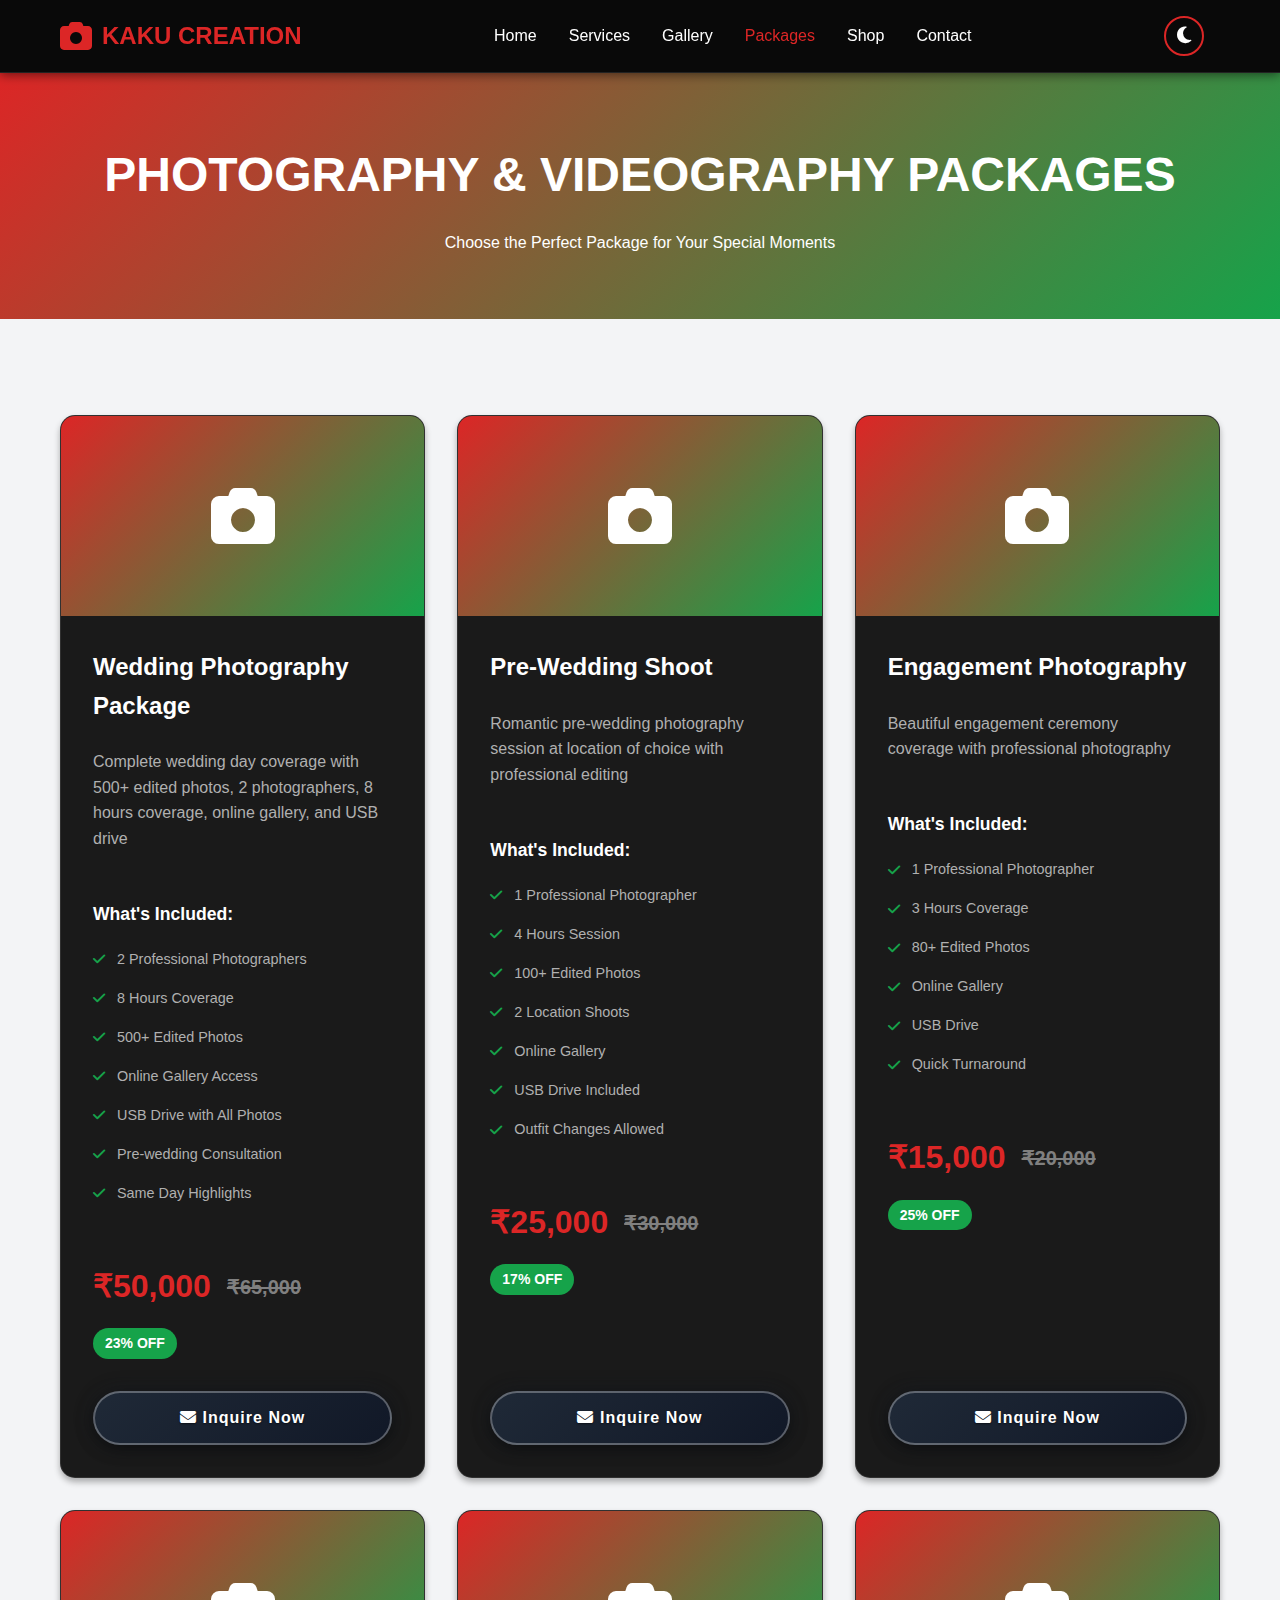
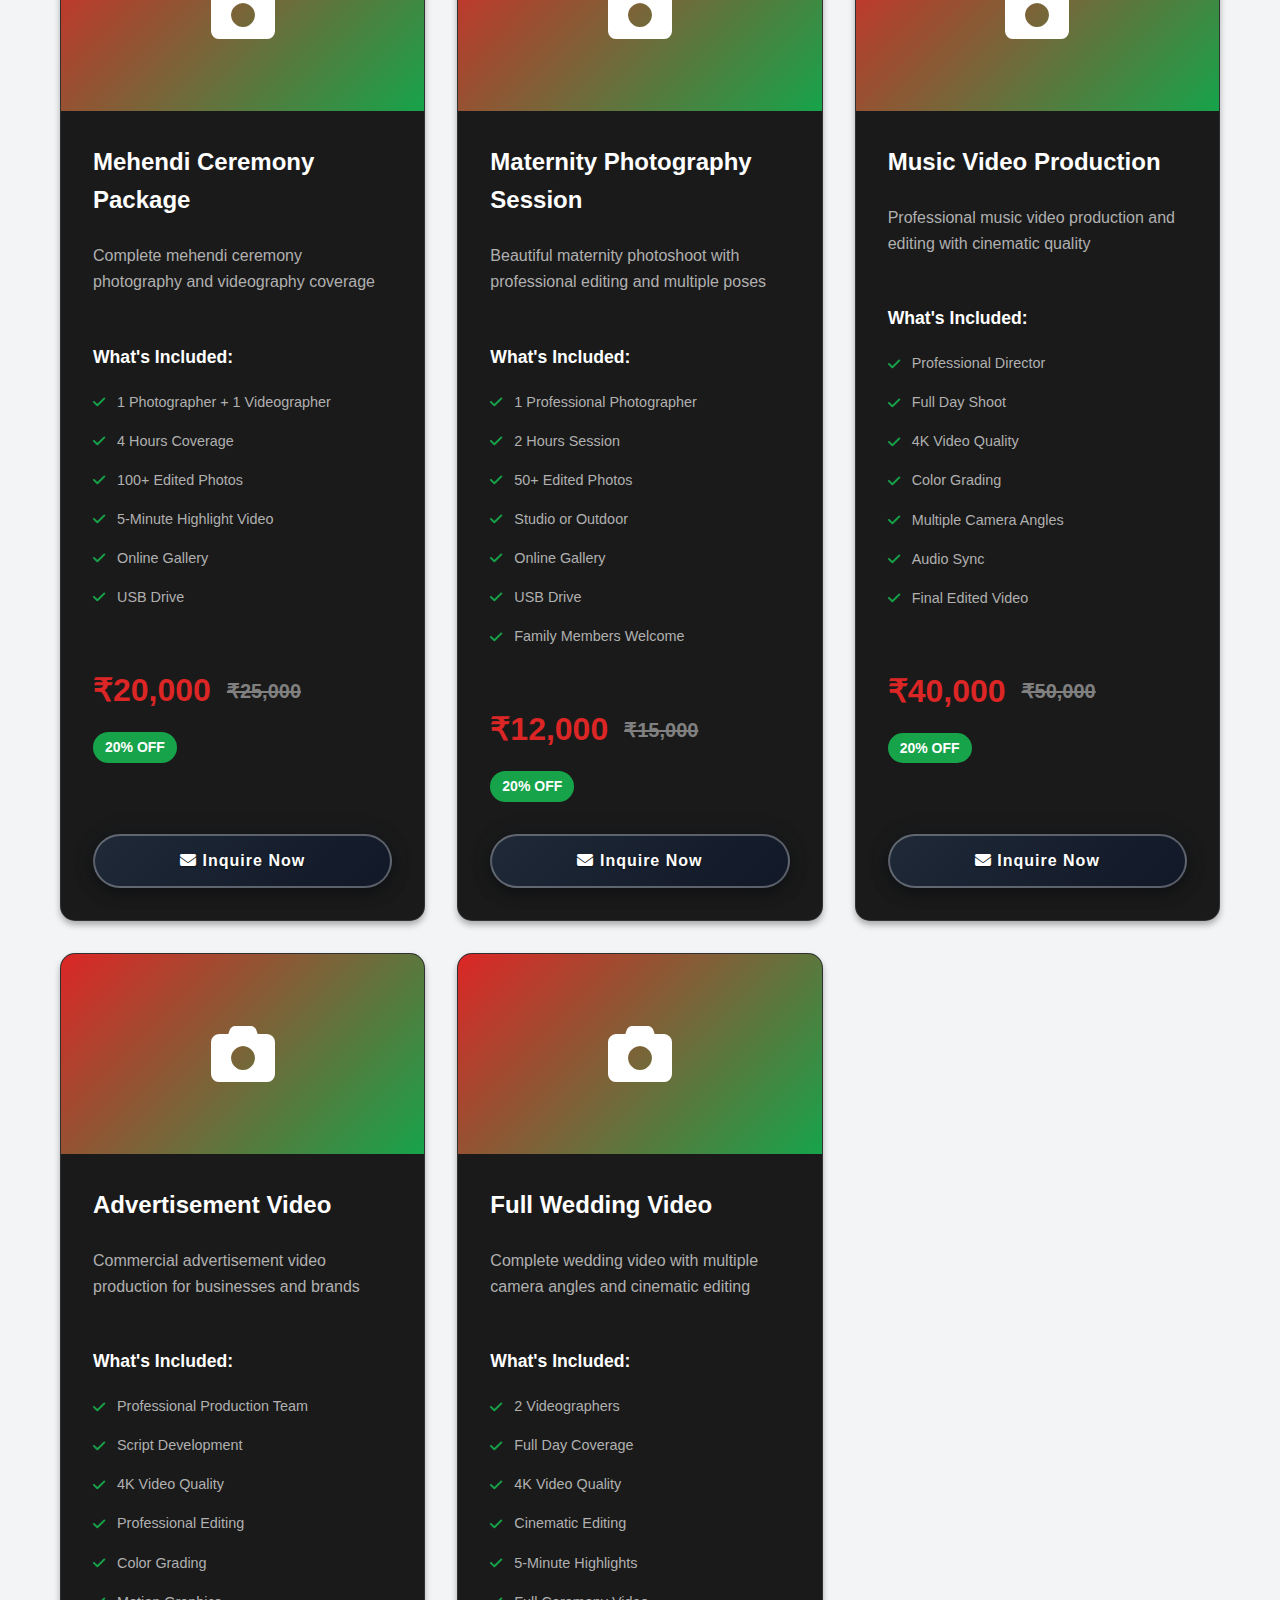
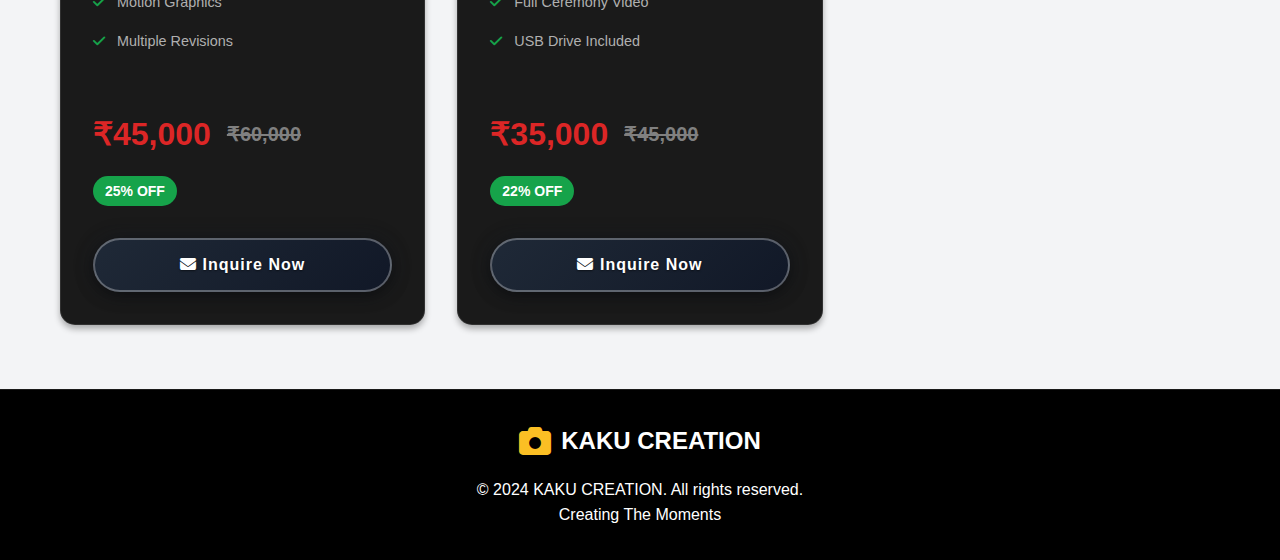
<file: packages.html>
<!DOCTYPE html>
<html lang="en">
<head>
    <meta charset="UTF-8">
    <meta name="viewport" content="width=device-width, initial-scale=1.0">
    <title>Packages - KAKU CREATION</title>
    <link rel="stylesheet" href="styles.css">
    <link rel="stylesheet" href="https://cdnjs.cloudflare.com/ajax/libs/font-awesome/6.4.0/css/all.min.css">
</head>
<body>
    <!-- Navigation -->
    <nav class="navbar">
        <div class="nav-container">
            <div class="logo" id="logo" style="cursor: pointer;">
                <i class="fas fa-camera"></i>
                <span>KAKU CREATION</span>
            </div>
            <ul class="nav-menu">
                <li><a href="index.html">Home</a></li>
                <li><a href="index.html#services">Services</a></li>
                <li><a href="index.html#gallery">Gallery</a></li>
                <li><a href="packages.html" class="active">Packages</a></li>
                <li><a href="shop.html">Shop</a></li>
                <li><a href="index.html#contact">Contact</a></li>
            </ul>
            <div class="nav-actions">
                <button class="theme-toggle" id="themeToggle" aria-label="Toggle theme">
                    <i class="fas fa-moon" id="themeIcon"></i>
                </button>
            </div>
            <div class="hamburger">
                <span></span>
                <span></span>
                <span></span>
            </div>
        </div>
    </nav>

    <!-- Packages Hero -->
    <section class="shop-hero">
        <div class="container">
            <h1>PHOTOGRAPHY & VIDEOGRAPHY PACKAGES</h1>
            <p>Choose the Perfect Package for Your Special Moments</p>
        </div>
    </section>

    <!-- Packages Section -->
    <section class="shop-section">
        <div class="container">
            <div class="packages-grid" id="packagesGrid">
                <!-- Packages will be dynamically loaded -->
            </div>
        </div>
    </section>

    <!-- Footer -->
    <footer class="footer">
        <div class="container">
            <div class="footer-content">
                <div class="footer-logo">
                    <i class="fas fa-camera"></i>
                    <span>KAKU CREATION</span>
                </div>
                <p>&copy; 2024 KAKU CREATION. All rights reserved.</p>
                <p>Creating The Moments</p>
            </div>
        </div>
    </footer>

    <script src="packages.js"></script>
    <script src="script.js"></script>
</body>
</html>
</file>
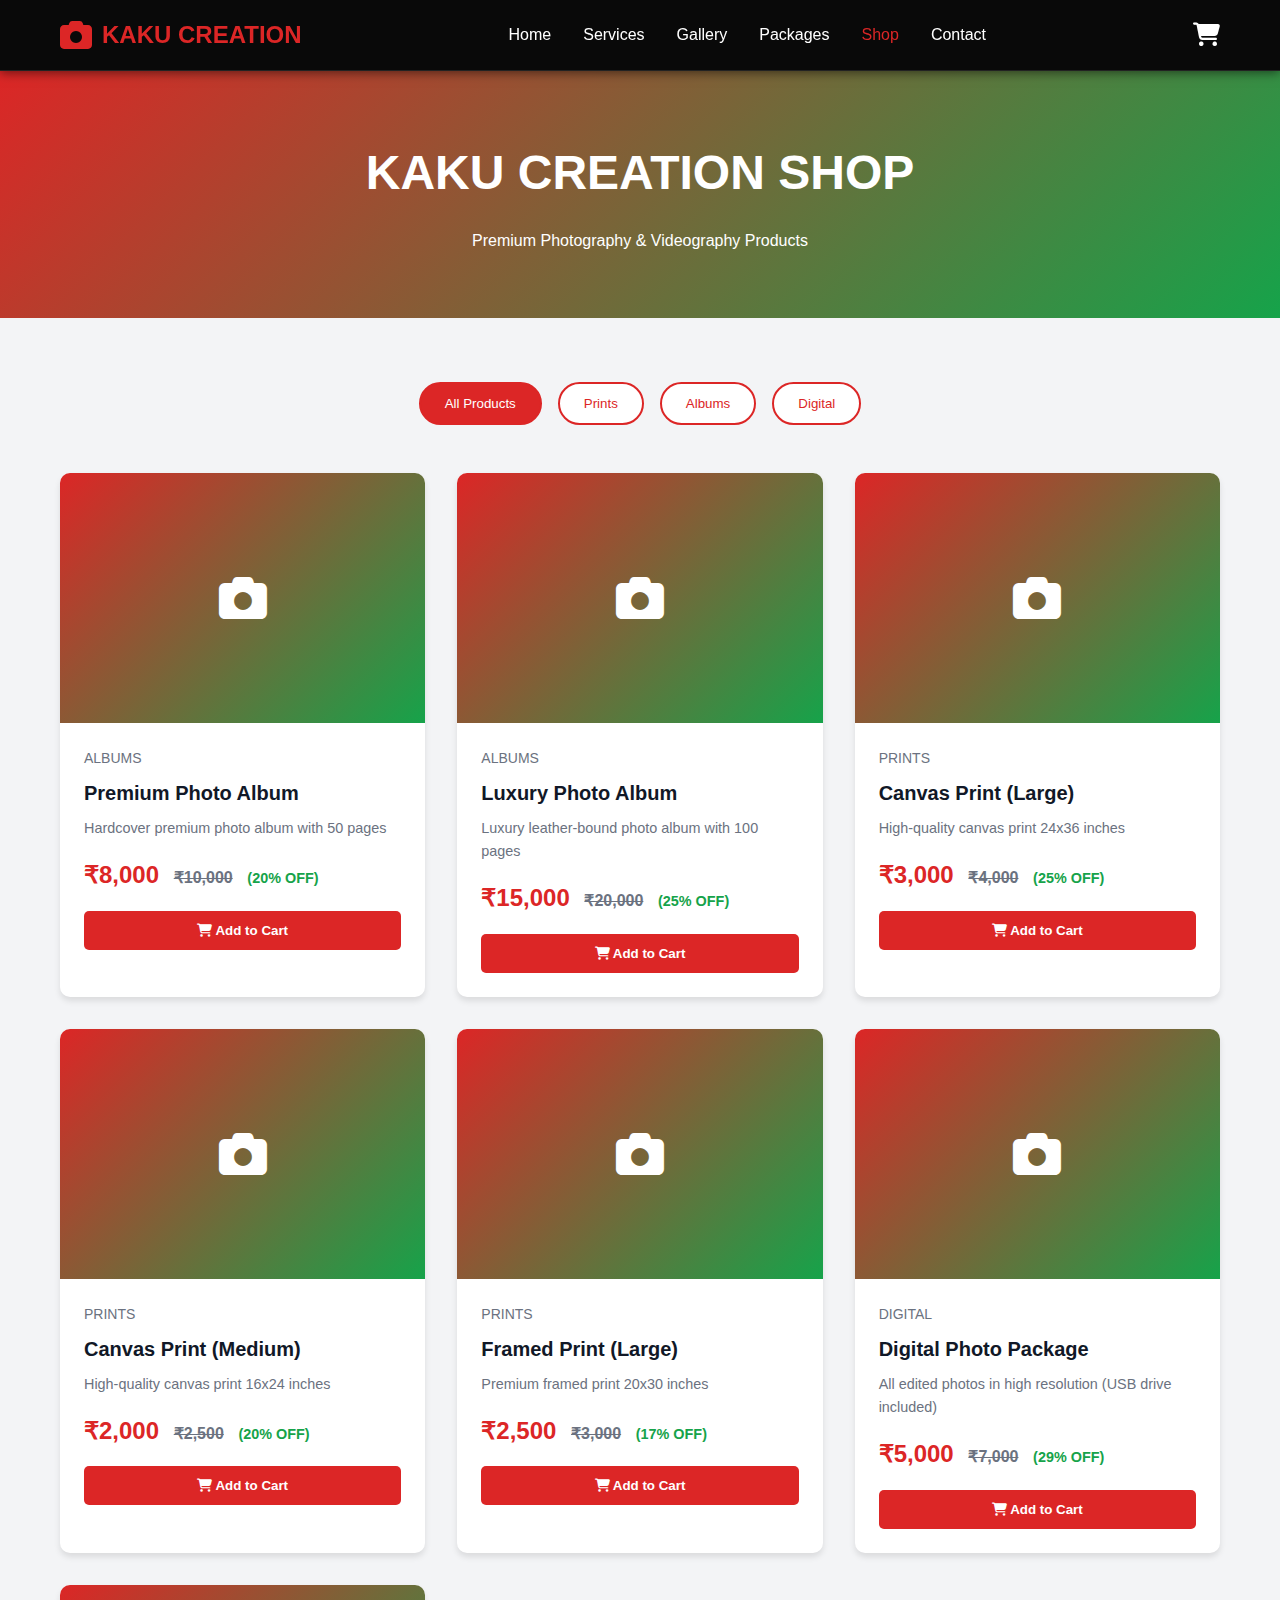
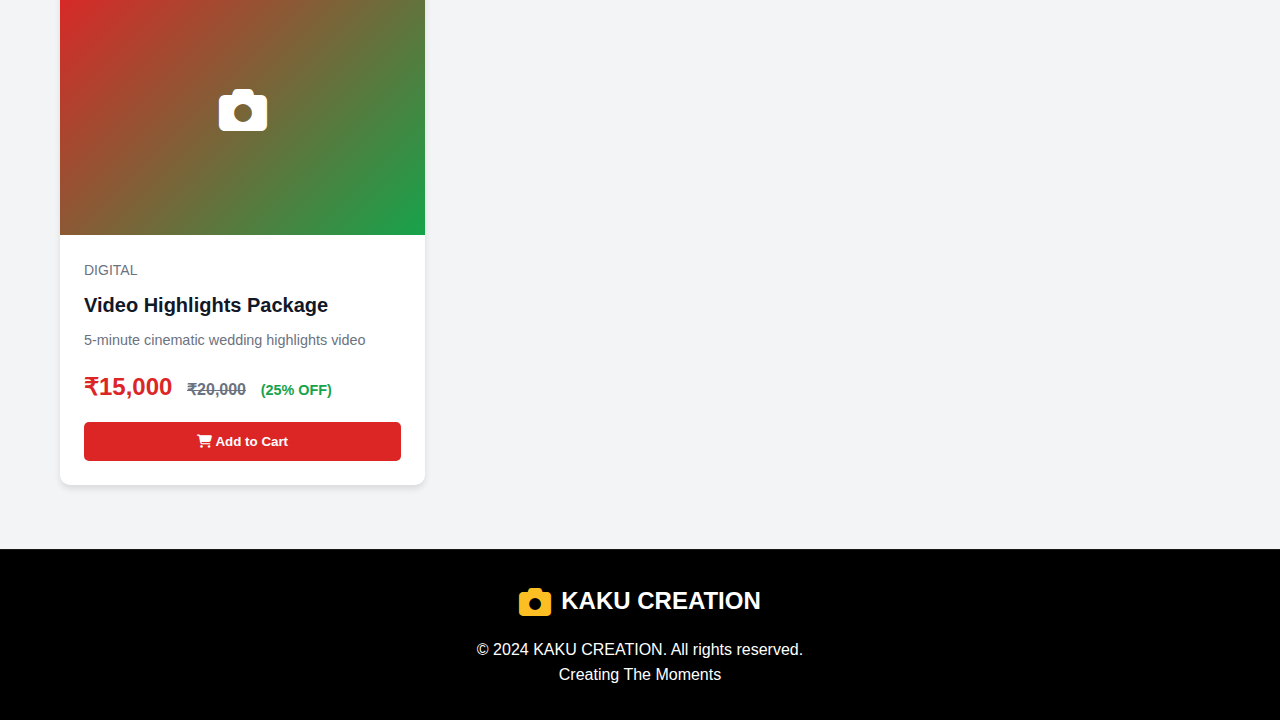
<file: shop.html>
<!DOCTYPE html>
<html lang="en">
<head>
    <meta charset="UTF-8">
    <meta name="viewport" content="width=device-width, initial-scale=1.0">
    <title>Shop - KAKU CREATION</title>
    <link rel="stylesheet" href="styles.css">
    <link rel="stylesheet" href="https://cdnjs.cloudflare.com/ajax/libs/font-awesome/6.4.0/css/all.min.css">
</head>
<body>
    <!-- Navigation -->
    <nav class="navbar">
        <div class="nav-container">
            <div class="logo" id="logo" style="cursor: pointer;">
                <i class="fas fa-camera"></i>
                <span>KAKU CREATION</span>
            </div>
            <ul class="nav-menu">
                <li><a href="index.html">Home</a></li>
                <li><a href="index.html#services">Services</a></li>
                <li><a href="index.html#gallery">Gallery</a></li>
                <li><a href="packages.html">Packages</a></li>
                <li><a href="shop.html" class="active">Shop</a></li>
                <li><a href="index.html#contact">Contact</a></li>
            </ul>
            <div class="cart-icon">
                <a href="#cart" id="cartBtn">
                    <i class="fas fa-shopping-cart"></i>
                    <span class="cart-count" id="cartCount">0</span>
                </a>
            </div>
            <div class="hamburger">
                <span></span>
                <span></span>
                <span></span>
            </div>
        </div>
    </nav>

    <!-- Shop Hero -->
    <section class="shop-hero">
        <div class="container">
            <h1>KAKU CREATION SHOP</h1>
            <p>Premium Photography & Videography Products</p>
        </div>
    </section>

    <!-- Shop Section -->
    <section class="shop-section">
        <div class="container">
            <div class="shop-filters">
                <button class="filter-btn active" data-filter="all">All Products</button>
                <button class="filter-btn" data-filter="prints">Prints</button>
                <button class="filter-btn" data-filter="albums">Albums</button>
                <button class="filter-btn" data-filter="digital">Digital</button>
            </div>

            <div class="products-grid" id="productsGrid">
                <!-- Products will be dynamically loaded -->
            </div>
        </div>
    </section>

    <!-- Cart Modal -->
    <div id="cartModal" class="modal">
        <div class="modal-content">
            <div class="modal-header">
                <h2>Shopping Cart</h2>
                <span class="close">&times;</span>
            </div>
            <div class="modal-body">
                <div id="cartItems" class="cart-items">
                    <!-- Cart items will be dynamically loaded -->
                </div>
                <div class="cart-summary">
                    <div class="cart-total">
                        <strong>Total: <span id="cartTotal">₹0</span></strong>
                    </div>
                    <button class="btn btn-primary" id="checkoutBtn">Checkout</button>
                </div>
            </div>
        </div>
    </div>

    <!-- Footer -->
    <footer class="footer">
        <div class="container">
            <div class="footer-content">
                <div class="footer-logo">
                    <i class="fas fa-camera"></i>
                    <span>KAKU CREATION</span>
                </div>
                <p>&copy; 2024 KAKU CREATION. All rights reserved.</p>
                <p>Creating The Moments</p>
            </div>
        </div>
    </footer>

    <script src="shop.js"></script>
    <script src="script.js"></script>
</body>
</html>
</file>
<file: styles.css>
* {
    margin: 0;
    padding: 0;
    box-sizing: border-box;
}

:root {
    --primary-red: #dc2626;
    --primary-green: #16a34a;
    --dark-gray: #1f2937;
    --light-gray: #f3f4f6;
    --white: #ffffff;
    --yellow: #fbbf24;
    --text-dark: #111827;
    --text-light: #6b7280;
}

/* Dark Theme (Default) */
:root,
[data-theme="dark"] {
    --bg-dark: #0a0a0a;
    --bg-darker: #000000;
    --bg-card: #1a1a1a;
    --bg-nav: rgba(10, 10, 10, 0.95);
    --text-white: #ffffff;
    --text-gray: #b0b0b0;
    --text-light-gray: #808080;
    --border-color: rgba(255,255,255,0.1);
    --shadow: rgba(0,0,0,0.5);
}

/* Light Theme */
[data-theme="light"] {
    --bg-dark: #f5f5f5;
    --bg-darker: #ffffff;
    --bg-card: #ffffff;
    --bg-nav: rgba(255, 255, 255, 0.95);
    --text-white: #111827;
    --text-gray: #4b5563;
    --text-light-gray: #6b7280;
    --border-color: rgba(0,0,0,0.1);
    --shadow: rgba(0,0,0,0.1);
}

body {
    font-family: 'Poppins', 'Segoe UI', Tahoma, Geneva, Verdana, sans-serif;
    line-height: 1.6;
    color: var(--text-white);
    overflow-x: hidden;
    background-color: var(--bg-dark);
    transition: background-color 0.3s, color 0.3s;
}

.container {
    max-width: 1200px;
    margin: 0 auto;
    padding: 0 20px;
}

/* Navigation */
.navbar {
    background: var(--bg-nav);
    backdrop-filter: blur(10px);
    box-shadow: 0 2px 10px var(--shadow);
    position: sticky;
    top: 0;
    z-index: 1000;
    padding: 1rem 0;
    border-bottom: 1px solid var(--border-color);
    transition: background 0.3s, box-shadow 0.3s, border-color 0.3s;
}

/* Transparent navbar on landing page */
body.landing-page .navbar {
    background: transparent !important;
    backdrop-filter: blur(15px) !important;
    -webkit-backdrop-filter: blur(15px) !important;
    box-shadow: none !important;
    -webkit-box-shadow: none !important;
    border-bottom: 1px solid rgba(255, 255, 255, 0.05) !important;
}

[data-theme="light"] body.landing-page .navbar {
    background: transparent !important;
    border-bottom: 1px solid rgba(0, 0, 0, 0.05) !important;
}

.nav-container {
    max-width: 1200px;
    margin: 0 auto;
    padding: 0 20px;
    display: flex;
    justify-content: space-between;
    align-items: center;
}

.logo {
    display: flex;
    align-items: center;
    gap: 10px;
    font-size: 1.5rem;
    font-weight: bold;
    color: var(--primary-red);
    cursor: pointer;
    transition: transform 0.3s, opacity 0.3s;
    user-select: none;
}

.logo:hover {
    transform: scale(1.05);
    opacity: 0.9;
}

.logo:active {
    transform: scale(0.95);
}

.logo i {
    font-size: 2rem;
    transition: transform 0.3s;
}

.logo:hover i {
    transform: rotate(15deg);
}

.nav-menu {
    display: flex;
    list-style: none;
    gap: 2rem;
    align-items: center;
}

.nav-menu a {
    text-decoration: none;
    color: var(--text-white);
    font-weight: 500;
    transition: color 0.3s;
}

.nav-menu a:hover,
.nav-menu a.active {
    color: var(--primary-red);
}

.cart-icon {
    position: relative;
}

.cart-icon a {
    color: var(--text-white);
    font-size: 1.5rem;
    text-decoration: none;
}

.nav-actions {
    display: flex;
    align-items: center;
    gap: 1rem;
}

.theme-toggle {
    background: transparent;
    border: 2px solid var(--primary-red);
    color: var(--text-white);
    width: 40px;
    height: 40px;
    border-radius: 50%;
    cursor: pointer;
    display: flex;
    align-items: center;
    justify-content: center;
    font-size: 1.2rem;
    transition: all 0.3s;
    margin-right: 1rem;
}

.theme-toggle:hover {
    background: var(--primary-red);
    transform: rotate(20deg) scale(1.1);
}

.theme-toggle i {
    transition: transform 0.3s;
}

.cart-count {
    position: absolute;
    top: -8px;
    right: -8px;
    background: var(--primary-red);
    color: var(--white);
    border-radius: 50%;
    width: 20px;
    height: 20px;
    display: flex;
    align-items: center;
    justify-content: center;
    font-size: 0.75rem;
    font-weight: bold;
}

.hamburger {
    display: none;
    flex-direction: column;
    cursor: pointer;
    gap: 4px;
}

.hamburger span {
    width: 25px;
    height: 3px;
    background: var(--text-white);
    transition: 0.3s;
}

/* Hero Section */
.hero {
    height: 100vh;
    position: relative;
    display: flex;
    align-items: center;
    justify-content: center;
    overflow: hidden;
    margin-top: 0;
    padding-top: 0;
}

.hero-slider {
    position: absolute;
    top: 0;
    left: 0;
    width: 100%;
    height: 100vh;
    z-index: 1;
    will-change: transform;
}

.hero-slider .slide {
    position: absolute;
    top: 0;
    left: 0;
    width: 100%;
    height: 100vh;
    opacity: 0;
    transition: opacity 0.8s ease-in-out, transform 1s ease-in-out;
    transform: scale(1.2) translateX(100%);
    z-index: 1;
}

.hero-slider .slide.active {
    opacity: 1;
    transform: scale(1) translateX(0);
    z-index: 2;
    animation: slideZoomIn 1s ease-out;
}

@keyframes slideZoomIn {
    0% {
        opacity: 0;
        transform: scale(1.3) translateX(50px);
    }
    100% {
        opacity: 1;
        transform: scale(1) translateX(0);
    }
}

.hero-slider .slide.slide-out {
    transform: scale(1.2) translateX(-100%);
    opacity: 0;
}

.hero-slider .slide img {
    width: 100%;
    height: 100vh;
    object-fit: cover;
    object-position: center;
    animation: kenBurns 20s ease-in-out infinite;
    transform-origin: center center;
}

.hero-slider .slide.active img {
    animation: kenBurns 20s ease-in-out infinite, fadeInZoom 1s ease-out;
}

@keyframes kenBurns {
    0%, 100% {
        transform: scale(1) translate(0, 0);
    }
    50% {
        transform: scale(1.1) translate(-2%, -2%);
    }
}

@keyframes fadeInZoom {
    from {
        opacity: 0;
        transform: scale(1.2);
    }
    to {
        opacity: 1;
        transform: scale(1);
    }
}

.slide-overlay {
    position: absolute;
    top: 0;
    left: 0;
    width: 100%;
    height: 100%;
    background: linear-gradient(135deg, rgba(15, 23, 42, 0.85), rgba(30, 41, 59, 0.75), rgba(15, 23, 42, 0.80));
    transition: background 0.3s;
    z-index: 1;
}

[data-theme="light"] .slide-overlay {
    background: linear-gradient(135deg, rgba(59, 130, 246, 0.4), rgba(37, 99, 235, 0.3), rgba(59, 130, 246, 0.35));
}

.hero-content {
    position: relative;
    z-index: 2;
    padding: 2rem;
    display: flex;
    flex-direction: column;
    justify-content: center;
    align-items: center;
    gap: 0.25rem;
    max-width: 1200px;
    margin: 0 auto;
    text-align: center;
    width: 100%;
}

.brand-name {
    font-family: 'Bebas Neue', sans-serif;
    font-size: 3rem;
    font-weight: 400;
    color: #ffffff;
    letter-spacing: 4px;
    text-transform: uppercase;
    text-shadow: 0 0 20px rgba(220, 38, 38, 0.8), 
                 0 0 40px rgba(220, 38, 38, 0.5),
                 0 4px 8px rgba(0, 0, 0, 0.8),
                 0 8px 16px rgba(0, 0, 0, 0.6);
    margin: 0;
    animation: textGlow 3s ease-in-out infinite alternate;
}

@keyframes textGlow {
    0% {
        text-shadow: 0 0 20px rgba(220, 38, 38, 0.8), 
                     0 0 40px rgba(220, 38, 38, 0.5),
                     0 4px 8px rgba(0, 0, 0, 0.8),
                     0 8px 16px rgba(0, 0, 0, 0.6);
    }
    100% {
        text-shadow: 0 0 30px rgba(220, 38, 38, 1), 
                     0 0 60px rgba(220, 38, 38, 0.7),
                     0 4px 8px rgba(0, 0, 0, 0.8),
                     0 8px 16px rgba(0, 0, 0, 0.6);
    }
}

.tagline {
    font-family: 'Great Vibes', cursive;
    font-size: 2rem;
    color: #ffffff;
    font-weight: 400;
    letter-spacing: 1px;
    text-shadow: 0 0 15px rgba(22, 163, 74, 0.7),
                 0 2px 4px rgba(0, 0, 0, 0.7),
                 0 4px 8px rgba(0, 0, 0, 0.5);
    margin: 0;
    text-transform: none;
}

.hero-description {
    font-family: 'Playfair Display', serif;
    font-size: 1.1rem;
    color: #ffffff;
    line-height: 1.5;
    font-weight: 400;
    text-shadow: 0 2px 8px rgba(0, 0, 0, 0.8),
                 0 4px 12px rgba(0, 0, 0, 0.6);
    margin: 0;
    letter-spacing: 0.5px;
    font-style: italic;
}

.highlight {
    font-family: 'Dancing Script', cursive;
    color: #ffd700;
    font-weight: 700;
    font-size: 1.3rem;
    text-shadow: 0 0 10px rgba(255, 215, 0, 0.8),
                 0 2px 4px rgba(0, 0, 0, 0.8);
    font-style: normal;
}

.hero-buttons {
    display: flex;
    gap: 1rem;
    flex-wrap: wrap;
    justify-content: center;
    align-items: center;
    margin: 0.25rem 0;
}

.btn {
    font-family: 'Poppins', sans-serif;
    padding: 1rem 2rem;
    border: none;
    border-radius: 50px;
    font-size: 1rem;
    font-weight: 600;
    text-decoration: none;
    text-align: center;
    cursor: pointer;
    transition: transform 0.3s, box-shadow 0.3s;
    display: inline-block;
    letter-spacing: 1px;
}

.btn-primary {
    background: linear-gradient(135deg, #1f2937, #111827);
    color: #ffffff;
    border: 2px solid rgba(255, 255, 255, 0.3);
    box-shadow: 0 4px 15px rgba(0, 0, 0, 0.5),
                0 0 20px rgba(31, 41, 55, 0.3);
    text-shadow: 0 1px 2px rgba(0, 0, 0, 0.5);
}

.btn-primary:hover {
    transform: translateY(-3px);
    box-shadow: 0 6px 20px rgba(0, 0, 0, 0.7),
                0 0 30px rgba(31, 41, 55, 0.5);
    border-color: rgba(255, 255, 255, 0.5);
}

.btn-secondary {
    background: linear-gradient(135deg, #dc2626, #b91c1c);
    color: #ffffff;
    border: 2px solid rgba(255, 255, 255, 0.3);
    box-shadow: 0 4px 15px rgba(220, 38, 38, 0.5),
                0 0 20px rgba(220, 38, 38, 0.3);
    text-shadow: 0 1px 2px rgba(0, 0, 0, 0.5);
}

.btn-secondary:hover {
    transform: translateY(-3px);
    box-shadow: 0 6px 20px rgba(220, 38, 38, 0.7),
                0 0 30px rgba(220, 38, 38, 0.5);
    border-color: rgba(255, 255, 255, 0.5);
    background: linear-gradient(135deg, #ef4444, #dc2626);
}

.discount-badge {
    font-family: 'Bebas Neue', sans-serif;
    background: linear-gradient(135deg, #fbbf24, #f59e0b);
    border: 3px solid #16a34a;
    padding: 0.5rem 1.25rem;
    display: inline-block;
    font-weight: 400;
    font-size: 1rem;
    border-radius: 50px;
    max-width: fit-content;
    margin: 0.25rem 0 0 0;
    box-shadow: 0 4px 15px rgba(251, 191, 36, 0.5),
                0 0 20px rgba(22, 163, 74, 0.3),
                0 2px 8px rgba(0, 0, 0, 0.6);
    text-shadow: 0 1px 2px rgba(0, 0, 0, 0.3);
    color: #1f2937;
    letter-spacing: 1.5px;
    text-transform: uppercase;
    animation: badgePulse 2s ease-in-out infinite;
}

@keyframes badgePulse {
    0%, 100% {
        transform: scale(1);
        box-shadow: 0 4px 15px rgba(251, 191, 36, 0.5),
                    0 0 20px rgba(22, 163, 74, 0.3),
                    0 2px 8px rgba(0, 0, 0, 0.6);
    }
    50% {
        transform: scale(1.05);
        box-shadow: 0 6px 20px rgba(251, 191, 36, 0.7),
                    0 0 30px rgba(22, 163, 74, 0.5),
                    0 4px 12px rgba(0, 0, 0, 0.7);
    }
}

.slider-thumbnails {
    position: absolute;
    bottom: 2rem;
    right: 2rem;
    display: flex;
    gap: 0.75rem;
    z-index: 3;
    flex-direction: column;
}

.thumbnail {
    width: 80px;
    height: 60px;
    border-radius: 8px;
    overflow: hidden;
    cursor: pointer;
    border: 2px solid transparent;
    transition: all 0.4s cubic-bezier(0.4, 0, 0.2, 1);
    opacity: 0.6;
    transform: scale(0.9) translateY(20px);
    box-shadow: 0 4px 12px rgba(0, 0, 0, 0.3);
    animation: slideInRight 0.6s ease-out forwards;
}

.thumbnail:nth-child(1) { animation-delay: 0.1s; }
.thumbnail:nth-child(2) { animation-delay: 0.2s; }
.thumbnail:nth-child(3) { animation-delay: 0.3s; }
.thumbnail:nth-child(4) { animation-delay: 0.4s; }
.thumbnail:nth-child(5) { animation-delay: 0.5s; }

@keyframes slideInRight {
    from {
        opacity: 0;
        transform: scale(0.9) translateX(50px) translateY(20px);
    }
    to {
        opacity: 0.6;
        transform: scale(0.9) translateX(0) translateY(0);
    }
}

.thumbnail:hover {
    opacity: 0.9;
    transform: scale(1.05) translateY(-5px);
    border-color: var(--primary-red);
    box-shadow: 0 8px 25px rgba(220, 38, 38, 0.4);
}

.thumbnail.active {
    opacity: 1;
    transform: scale(1.1) translateY(-5px);
    border-color: var(--primary-red);
    box-shadow: 0 6px 20px rgba(220, 38, 38, 0.5);
    animation: pulse 2s ease-in-out infinite;
}

@keyframes pulse {
    0%, 100% {
        box-shadow: 0 6px 20px rgba(220, 38, 38, 0.5);
    }
    50% {
        box-shadow: 0 8px 30px rgba(220, 38, 38, 0.7);
    }
}

.thumbnail img {
    width: 100%;
    height: 100%;
    object-fit: cover;
    transition: transform 0.5s cubic-bezier(0.4, 0, 0.2, 1);
    filter: grayscale(30%);
}

.thumbnail:hover img,
.thumbnail.active img {
    transform: scale(1.15);
    filter: grayscale(0%);
}

/* Services Section */
.services {
    padding: 5rem 0;
    background: var(--bg-darker);
}

.section-title {
    text-align: center;
    font-size: 2.5rem;
    margin-bottom: 1rem;
    color: var(--text-white);
}

.section-subtitle {
    text-align: center;
    font-size: 1.25rem;
    color: var(--text-gray);
    margin-bottom: 3rem;
}

.services-grid {
    display: grid;
    grid-template-columns: repeat(auto-fit, minmax(250px, 1fr));
    gap: 2rem;
    margin-bottom: 3rem;
}

.service-card {
    background: var(--bg-card);
    padding: 0;
    border-radius: 10px;
    text-align: center;
    box-shadow: 0 4px 6px rgba(0,0,0,0.3);
    transition: transform 0.3s, box-shadow 0.3s;
    position: relative;
    overflow: hidden;
    min-height: 300px;
    display: flex;
    align-items: center;
    justify-content: center;
}

.service-image {
    position: absolute;
    top: 0;
    left: 0;
    width: 100%;
    height: 100%;
    background-size: cover;
    background-position: center;
    opacity: 0.3;
    transition: opacity 0.5s, transform 0.8s cubic-bezier(0.4, 0, 0.2, 1);
    transform: scale(1);
    animation: subtleZoom 8s ease-in-out infinite;
}

@keyframes subtleZoom {
    0%, 100% {
        transform: scale(1);
    }
    50% {
        transform: scale(1.05);
    }
}

.service-card:hover .service-image {
    opacity: 0.5;
    transform: scale(1.15) rotate(2deg);
    animation: none;
}

.service-content {
    position: relative;
    z-index: 2;
    padding: 1.5rem;
    background: rgba(0,0,0,0.6);
    width: 100%;
    height: 100%;
    display: flex;
    flex-direction: column;
    align-items: center;
    justify-content: center;
    transition: background 0.3s;
    box-sizing: border-box;
    overflow: hidden;
}

[data-theme="light"] .service-content {
    background: rgba(255,255,255,0.8);
}

[data-theme="light"] .service-card .service-image {
    opacity: 0.4;
}

[data-theme="light"] .service-card:hover .service-image {
    opacity: 0.5;
}

.service-card:hover .service-content {
    background: rgba(0,0,0,0.7);
}

[data-theme="light"] .service-card:hover .service-content {
    background: rgba(255,255,255,0.9);
}

.service-card:hover {
    transform: translateY(-5px);
    box-shadow: 0 8px 20px rgba(220,38,38,0.3);
}

.service-card i {
    font-size: 3rem;
    color: var(--primary-red);
    margin-bottom: 1rem;
}

.service-content h3 {
    font-size: 1.25rem;
    margin-bottom: 0.5rem;
    color: var(--text-white);
    text-align: center;
    word-wrap: break-word;
    overflow-wrap: break-word;
    hyphens: auto;
    line-height: 1.3;
    max-width: 100%;
    padding: 0 0.5rem;
    box-sizing: border-box;
}

/* Smaller font for very long service names - ADVERTISEMENT/DOCUMENTARY */
.service-card:nth-child(8) .service-content h3 {
    font-size: 1.1rem;
    line-height: 1.4;
}

.service-content p {
    color: var(--text-gray);
    font-size: 0.9rem;
}

.cta-section {
    text-align: center;
}

/* Gallery Section */
.gallery {
    padding: 5rem 0;
    background: var(--bg-dark);
}

.gallery-grid {
    display: grid;
    grid-template-columns: repeat(auto-fit, minmax(300px, 1fr));
    gap: 1.5rem;
}

.gallery-item {
    aspect-ratio: 4/3;
    border-radius: 10px;
    overflow: hidden;
    box-shadow: 0 4px 6px rgba(0,0,0,0.1);
    transition: transform 0.4s cubic-bezier(0.4, 0, 0.2, 1), box-shadow 0.4s;
    position: relative;
    cursor: pointer;
    opacity: 0;
    animation: fadeInUp 0.8s ease-out forwards;
}

.gallery-item:nth-child(1) { animation-delay: 0.1s; }
.gallery-item:nth-child(2) { animation-delay: 0.2s; }
.gallery-item:nth-child(3) { animation-delay: 0.3s; }
.gallery-item:nth-child(4) { animation-delay: 0.4s; }
.gallery-item:nth-child(5) { animation-delay: 0.5s; }
.gallery-item:nth-child(6) { animation-delay: 0.6s; }
.gallery-item:nth-child(7) { animation-delay: 0.7s; }
.gallery-item:nth-child(8) { animation-delay: 0.8s; }
.gallery-item:nth-child(9) { animation-delay: 0.9s; }

@keyframes fadeInUp {
    from {
        opacity: 0;
        transform: translateY(30px) scale(0.9);
    }
    to {
        opacity: 1;
        transform: translateY(0) scale(1);
    }
}

.gallery-item:hover {
    transform: scale(1.05) rotate(1deg);
    box-shadow: 0 12px 30px rgba(220, 38, 38, 0.3);
}

.gallery-item img {
    width: 100%;
    height: 100%;
    object-fit: cover;
    display: block;
    transition: transform 0.6s cubic-bezier(0.4, 0, 0.2, 1), filter 0.4s;
    filter: brightness(1);
}

.gallery-item:hover img {
    transform: scale(1.15) rotate(-1deg);
    filter: brightness(1.1);
}

.gallery-overlay {
    position: absolute;
    bottom: 0;
    left: 0;
    right: 0;
    background: linear-gradient(to top, rgba(0,0,0,0.8), rgba(0,0,0,0));
    color: var(--white);
    padding: 2rem 1.5rem 1.5rem;
    transform: translateY(100%);
    transition: transform 0.4s cubic-bezier(0.4, 0, 0.2, 1);
    opacity: 0;
}

.gallery-item:hover .gallery-overlay {
    transform: translateY(0);
    opacity: 1;
    animation: slideUpFade 0.4s ease-out;
}

@keyframes slideUpFade {
    from {
        transform: translateY(100%);
        opacity: 0;
    }
    to {
        transform: translateY(0);
        opacity: 1;
    }
}

.gallery-overlay p {
    font-size: 1.25rem;
    font-weight: bold;
    margin: 0;
    text-align: center;
}

.gallery-placeholder {
    width: 100%;
    height: 100%;
    background: linear-gradient(135deg, var(--primary-red), var(--primary-green));
    display: flex;
    flex-direction: column;
    align-items: center;
    justify-content: center;
    color: var(--white);
}

.gallery-placeholder i {
    font-size: 3rem;
    margin-bottom: 1rem;
}

/* Contact Section */
.contact {
    padding: 5rem 0;
    background: var(--bg-darker);
}

.contact-content {
    display: grid;
    grid-template-columns: 1fr 1fr;
    gap: 3rem;
}

.contact-item {
    margin-bottom: 2rem;
}

.contact-item h3 {
    font-size: 1.5rem;
    margin-bottom: 1rem;
    color: var(--text-white);
}

.phone-number,
.website-link {
    display: flex;
    align-items: center;
    gap: 1rem;
    font-size: 1.5rem;
    color: var(--primary-red);
    text-decoration: none;
    font-weight: bold;
    margin-bottom: 1rem;
}

.phone-number:hover,
.website-link:hover {
    text-decoration: underline;
}

.social-links {
    display: flex;
    flex-direction: column;
    gap: 1rem;
}

.social-link {
    display: flex;
    align-items: center;
    gap: 1rem;
    color: var(--text-white);
    text-decoration: none;
    padding: 0.75rem;
    background: var(--bg-card);
    border-radius: 5px;
    transition: background 0.3s, transform 0.3s;
    border: 1px solid var(--border-color);
}

.social-link:hover {
    background: var(--bg-dark);
    transform: translateX(5px);
    border-color: var(--primary-red);
}

.social-link i {
    font-size: 1.5rem;
    color: var(--primary-red);
}

.contact-form {
    background: var(--bg-card);
    padding: 2rem;
    border-radius: 10px;
    box-shadow: 0 4px 6px var(--shadow);
    border: 1px solid var(--border-color);
    transition: background 0.3s, border-color 0.3s, box-shadow 0.3s;
}

.contact-form h3 {
    margin-bottom: 1.5rem;
    color: var(--text-white);
}

.form-group {
    margin-bottom: 1.5rem;
}

.form-group input,
.form-group textarea {
    width: 100%;
    padding: 1rem;
    border: 2px solid var(--border-color);
    border-radius: 5px;
    font-size: 1rem;
    font-family: inherit;
    transition: border-color 0.3s, background 0.3s;
    background: var(--bg-dark);
    color: var(--text-white);
}

.form-group input::placeholder,
.form-group textarea::placeholder {
    color: var(--text-light-gray);
}

.form-group input:focus,
.form-group textarea:focus {
    outline: none;
    border-color: var(--primary-red);
    background: var(--bg-card);
}

/* Footer */
.footer {
    background: var(--bg-darker);
    color: var(--text-white);
    padding: 2rem 0;
    text-align: center;
    border-top: 1px solid var(--border-color);
    transition: background 0.3s, border-color 0.3s;
}

.footer-logo {
    display: flex;
    align-items: center;
    justify-content: center;
    gap: 10px;
    font-size: 1.5rem;
    font-weight: bold;
    margin-bottom: 1rem;
}

.footer-logo i {
    font-size: 2rem;
    color: var(--yellow);
}

/* Shop Page Styles */
.shop-hero {
    background: linear-gradient(135deg, var(--primary-red), var(--primary-green));
    color: var(--white);
    padding: 4rem 0;
    text-align: center;
}

.shop-hero h1 {
    font-size: 3rem;
    margin-bottom: 1rem;
}

.shop-section {
    padding: 4rem 0;
    background: var(--light-gray);
}

.shop-filters {
    display: flex;
    justify-content: center;
    gap: 1rem;
    margin-bottom: 3rem;
    flex-wrap: wrap;
}

.filter-btn {
    padding: 0.75rem 1.5rem;
    border: 2px solid var(--primary-red);
    background: var(--white);
    color: var(--primary-red);
    border-radius: 25px;
    cursor: pointer;
    font-weight: 500;
    transition: all 0.3s;
}

.filter-btn:hover,
.filter-btn.active {
    background: var(--primary-red);
    color: var(--white);
}

.products-grid {
    display: grid;
    grid-template-columns: repeat(auto-fill, minmax(280px, 1fr));
    gap: 2rem;
}

.product-card {
    background: var(--white);
    border-radius: 10px;
    overflow: hidden;
    box-shadow: 0 4px 6px rgba(0,0,0,0.1);
    transition: transform 0.3s, box-shadow 0.3s;
}

.product-card:hover {
    transform: translateY(-5px);
    box-shadow: 0 8px 15px rgba(0,0,0,0.2);
}

.product-image {
    width: 100%;
    height: 250px;
    background: linear-gradient(135deg, var(--primary-red), var(--primary-green));
    display: flex;
    align-items: center;
    justify-content: center;
    color: var(--white);
    font-size: 3rem;
}

.product-info {
    padding: 1.5rem;
}

.product-category {
    font-size: 0.875rem;
    color: var(--text-light);
    text-transform: uppercase;
    margin-bottom: 0.5rem;
}

.product-name {
    font-size: 1.25rem;
    font-weight: bold;
    margin-bottom: 0.5rem;
    color: var(--text-dark);
}

.product-description {
    color: var(--text-light);
    font-size: 0.9rem;
    margin-bottom: 1rem;
}

.product-price {
    font-size: 1.5rem;
    font-weight: bold;
    color: var(--primary-red);
    margin-bottom: 1rem;
}

.product-price .old-price {
    font-size: 1rem;
    color: var(--text-light);
    text-decoration: line-through;
    margin-left: 0.5rem;
}

.add-to-cart {
    width: 100%;
    padding: 0.75rem;
    background: var(--primary-red);
    color: var(--white);
    border: none;
    border-radius: 5px;
    font-weight: bold;
    cursor: pointer;
    transition: background 0.3s;
}

.add-to-cart:hover {
    background: #b91c1c;
}

/* Packages Page Styles */
.packages-grid {
    display: grid;
    grid-template-columns: repeat(auto-fill, minmax(350px, 1fr));
    gap: 2rem;
    margin-top: 2rem;
}

.package-card {
    background: var(--bg-card);
    border-radius: 15px;
    overflow: hidden;
    box-shadow: 0 4px 6px rgba(0,0,0,0.3);
    transition: transform 0.3s, box-shadow 0.3s;
    border: 1px solid var(--border-color);
    display: flex;
    flex-direction: column;
}

.package-card:hover {
    transform: translateY(-5px);
    box-shadow: 0 8px 20px rgba(220, 38, 38, 0.3);
}

.package-image {
    width: 100%;
    height: 200px;
    background: linear-gradient(135deg, var(--primary-red), var(--primary-green));
    display: flex;
    align-items: center;
    justify-content: center;
    color: var(--white);
    font-size: 4rem;
}

.package-info {
    padding: 2rem;
    display: flex;
    flex-direction: column;
    gap: 1rem;
    flex: 1;
}

.package-name {
    font-size: 1.5rem;
    font-weight: bold;
    color: var(--text-white);
    margin-bottom: 0.5rem;
}

.package-description {
    color: var(--text-gray);
    font-size: 1rem;
    line-height: 1.6;
    margin-bottom: 1rem;
}

.package-features {
    margin: 1rem 0;
}

.package-features h4 {
    color: var(--text-white);
    font-size: 1.1rem;
    margin-bottom: 0.75rem;
    font-weight: 600;
}

.package-features ul {
    list-style: none;
    padding: 0;
    margin: 0;
}

.package-features li {
    color: var(--text-gray);
    font-size: 0.9rem;
    padding: 0.5rem 0;
    display: flex;
    align-items: center;
    gap: 0.75rem;
}

.package-features li i {
    color: var(--primary-green);
    font-size: 0.875rem;
}

.package-price {
    font-size: 2rem;
    font-weight: bold;
    color: var(--primary-red);
    margin: 1rem 0;
    display: flex;
    align-items: center;
    gap: 1rem;
    flex-wrap: wrap;
}

.package-price .old-price {
    font-size: 1.25rem;
    color: var(--text-light-gray);
    text-decoration: line-through;
}

.discount-tag {
    background: var(--primary-green);
    color: var(--white);
    padding: 0.25rem 0.75rem;
    border-radius: 20px;
    font-size: 0.875rem;
    font-weight: bold;
}

.package-card .btn {
    margin-top: auto;
    width: 100%;
}

/* Modal Styles */
.modal {
    display: none;
    position: fixed;
    z-index: 2000;
    left: 0;
    top: 0;
    width: 100%;
    height: 100%;
    background-color: rgba(0,0,0,0.5);
}

.modal-content {
    background-color: var(--white);
    margin: 5% auto;
    padding: 0;
    border-radius: 10px;
    width: 90%;
    max-width: 600px;
    max-height: 80vh;
    overflow-y: auto;
}

.modal-header {
    padding: 1.5rem;
    border-bottom: 2px solid var(--light-gray);
    display: flex;
    justify-content: space-between;
    align-items: center;
}

.modal-header h2 {
    margin: 0;
}

.close {
    color: var(--text-light);
    font-size: 2rem;
    font-weight: bold;
    cursor: pointer;
    line-height: 1;
}

.close:hover {
    color: var(--text-dark);
}

.modal-body {
    padding: 1.5rem;
}

.cart-items {
    margin-bottom: 2rem;
}

.cart-item {
    display: flex;
    justify-content: space-between;
    align-items: center;
    padding: 1rem;
    border-bottom: 1px solid var(--light-gray);
}

.cart-item-info {
    flex: 1;
}

.cart-item-name {
    font-weight: bold;
    margin-bottom: 0.25rem;
}

.cart-item-price {
    color: var(--primary-red);
    font-weight: bold;
}

.cart-item-actions {
    display: flex;
    align-items: center;
    gap: 1rem;
}

.quantity-control {
    display: flex;
    align-items: center;
    gap: 0.5rem;
}

.quantity-btn {
    width: 30px;
    height: 30px;
    border: 1px solid var(--light-gray);
    background: var(--white);
    border-radius: 5px;
    cursor: pointer;
    display: flex;
    align-items: center;
    justify-content: center;
}

.remove-item {
    color: var(--primary-red);
    cursor: pointer;
    font-size: 1.25rem;
}

.cart-summary {
    padding-top: 1.5rem;
    border-top: 2px solid var(--light-gray);
}

.cart-total {
    font-size: 1.5rem;
    margin-bottom: 1rem;
    text-align: right;
}

.empty-cart {
    text-align: center;
    padding: 2rem;
    color: var(--text-light);
}

/* Lightbox Modal */
.lightbox-modal {
    display: none;
    position: fixed;
    z-index: 3000;
    left: 0;
    top: 0;
    width: 100%;
    height: 100%;
    background-color: rgba(0,0,0,0.95);
    animation: fadeIn 0.3s;
}

.lightbox-content {
    margin: auto;
    display: block;
    width: 90%;
    max-width: 1200px;
    max-height: 90vh;
    object-fit: contain;
    margin-top: 5vh;
    animation: zoomIn 0.3s;
}

.lightbox-caption {
    margin: auto;
    display: block;
    width: 90%;
    max-width: 1200px;
    text-align: center;
    color: var(--white);
    padding: 1rem;
    font-size: 1.25rem;
    font-weight: bold;
}

.lightbox-close {
    position: absolute;
    top: 20px;
    right: 40px;
    color: var(--white);
    font-size: 3rem;
    font-weight: bold;
    cursor: pointer;
    transition: color 0.3s;
    z-index: 3001;
}

.lightbox-close:hover {
    color: var(--primary-red);
}

.lightbox-prev,
.lightbox-next {
    cursor: pointer;
    position: absolute;
    top: 50%;
    width: auto;
    padding: 1rem;
    margin-top: -2rem;
    color: var(--white);
    font-weight: bold;
    font-size: 2rem;
    transition: 0.3s;
    user-select: none;
    background: rgba(0,0,0,0.5);
    border-radius: 5px;
}

.lightbox-next {
    right: 20px;
}

.lightbox-prev {
    left: 20px;
}

.lightbox-prev:hover,
.lightbox-next:hover {
    background: rgba(0,0,0,0.8);
    color: var(--primary-red);
}

@keyframes fadeIn {
    from { opacity: 0; }
    to { opacity: 1; }
}

@keyframes zoomIn {
    from { transform: scale(0.8); opacity: 0; }
    to { transform: scale(1); opacity: 1; }
}

/* Responsive Design */
@media (max-width: 768px) {
    .hamburger {
        display: flex;
    }

    .nav-menu {
        position: fixed;
        left: -100%;
        top: 70px;
        flex-direction: column;
        background-color: var(--bg-nav);
        width: 100%;
        text-align: center;
        transition: 0.3s;
        box-shadow: 0 10px 27px var(--shadow);
        padding: 2rem 0;
        border-top: 1px solid var(--border-color);
    }

    .theme-toggle {
        margin-right: 0.5rem;
        width: 35px;
        height: 35px;
        font-size: 1rem;
    }

    .nav-menu.active {
        left: 0;
    }

    .hero {
        grid-template-columns: 1fr;
    }

    .hero-content {
        padding: 1.5rem;
        gap: 0.2rem;
    }

    .brand-name {
        font-size: 2rem;
        letter-spacing: 2px;
        text-shadow: 0 0 15px rgba(220, 38, 38, 0.8), 
                     0 0 30px rgba(220, 38, 38, 0.5),
                     0 2px 4px rgba(0, 0, 0, 0.8),
                     0 4px 8px rgba(0, 0, 0, 0.6);
    }

    .tagline {
        font-size: 1.5rem;
        letter-spacing: 0.5px;
    }

    .hero-description {
        font-size: 0.95rem;
    }

    .highlight {
        font-size: 1.1rem;
    }

    .discount-badge {
        font-size: 0.85rem;
        padding: 0.4rem 0.9rem;
        letter-spacing: 1px;
    }

    .contact-content {
        grid-template-columns: 1fr;
    }

    .products-grid {
        grid-template-columns: repeat(auto-fill, minmax(200px, 1fr));
    }

    .shop-filters {
        justify-content: flex-start;
        overflow-x: auto;
        padding-bottom: 1rem;
    }

    .lightbox-content {
        width: 95%;
        margin-top: 10vh;
    }

    .lightbox-close {
        top: 10px;
        right: 20px;
        font-size: 2rem;
    }

    .lightbox-prev,
    .lightbox-next {
        font-size: 1.5rem;
        padding: 0.75rem;
    }

    .lightbox-next {
        right: 10px;
    }

    .lightbox-prev {
        left: 10px;
    }

    .slider-thumbnails {
        bottom: 1rem;
        right: 1rem;
        gap: 0.5rem;
    }

    .thumbnail {
        width: 60px;
        height: 45px;
    }

    .hero-content {
        padding: 2rem;
    }
}
</file>
